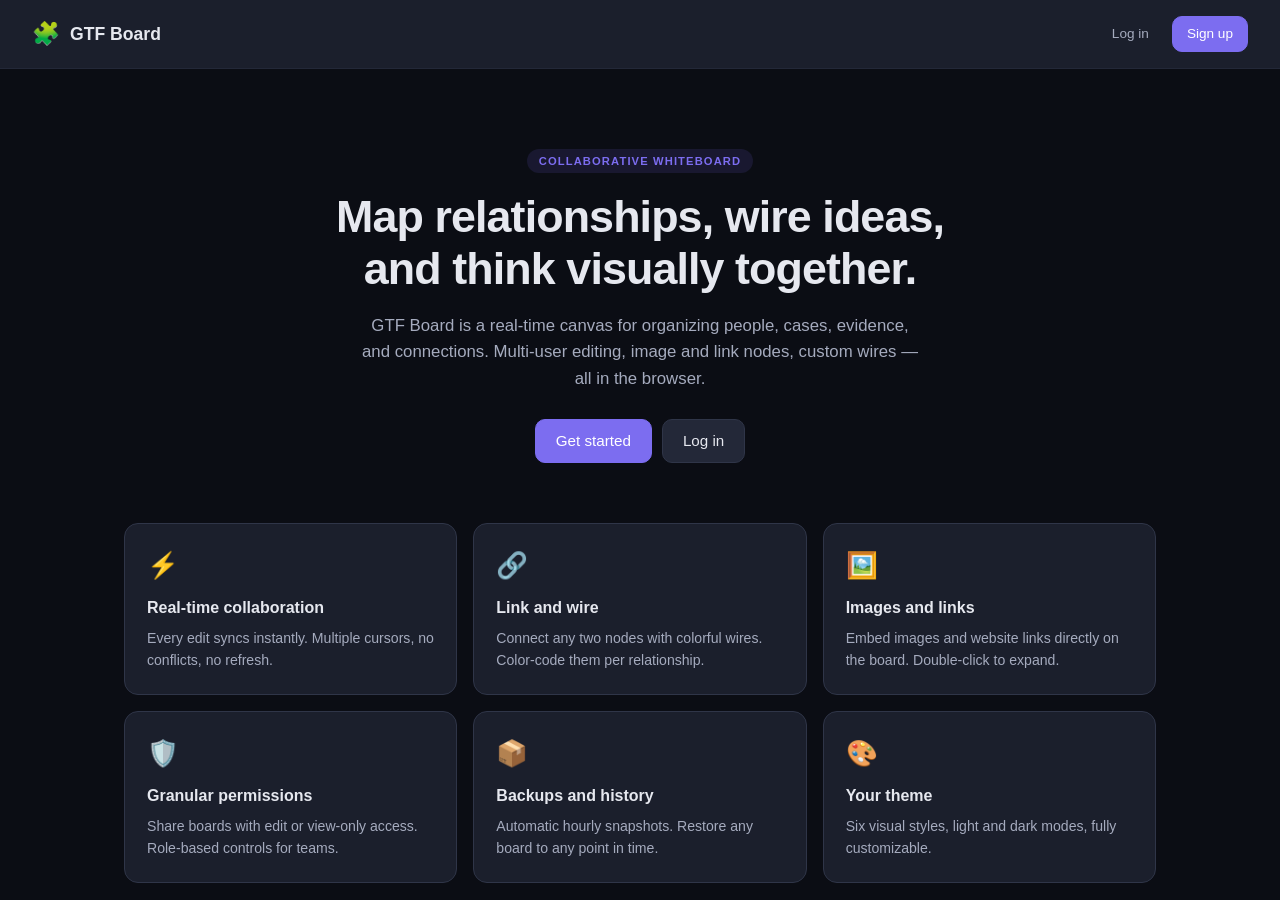
<file: index.html>
<!doctype html><html lang="en"><head><meta charset="utf-8"/><link rel="icon" href="/favicon.ico"/><meta name="viewport" content="width=device-width,initial-scale=1"/><meta name="theme-color" content="#000000"/><meta name="description" content="Web site created using create-react-app"/><link rel="apple-touch-icon" href="/logo192.png"/><link rel="manifest" href="/manifest.json"/><title>React App</title><script defer="defer" src="/static/js/main.963c43c3.js"></script><link href="/static/css/main.e3ebea81.css" rel="stylesheet"></head><body><noscript>You need to enable JavaScript to run this app.</noscript><div id="root"></div></body></html>
</file>
<file: static/css/main.e3ebea81.css>
*,:after,:before{box-sizing:border-box;margin:0;padding:0}#root,body,html{height:100%}:root{--t-fast:0.12s;--t-base:0.18s;--t-slow:0.28s;--ease:cubic-bezier(0.2,0.9,0.3,1)}body{-webkit-font-smoothing:antialiased;-moz-osx-font-smoothing:grayscale;background:var(--bg-base);color:var(--text-primary);font-family:var(--font-sans);font-size:14px;line-height:1.5;transition:background-color .18s ease,color .18s ease;transition:background-color var(--t-base) ease,color var(--t-base) ease}code,kbd,pre,samp{font-family:var(--font-mono);font-size:.9em}button,input,select,textarea{color:inherit;font-family:inherit;font-size:inherit}::selection{background:var(--accent-muted);color:var(--text-primary)}:focus{outline:none}:focus-visible{border-radius:var(--radius-sm);box-shadow:0 0 0 3px var(--accent-muted);outline:none}[role=button]:focus-visible,a:focus-visible,button:focus-visible,input:focus-visible,select:focus-visible,textarea:focus-visible{box-shadow:0 0 0 3px var(--accent-muted);outline:none}::-webkit-scrollbar{height:8px;width:8px}::-webkit-scrollbar-track{background:#0000}::-webkit-scrollbar-thumb{background:var(--border-default);border-radius:var(--radius-full)}::-webkit-scrollbar-thumb:hover{background:var(--border-strong)}*{scrollbar-color:var(--border-default) #0000;scrollbar-width:thin}.text-ellipsis{overflow:hidden;text-overflow:ellipsis;white-space:nowrap}.flex-center{align-items:center;display:flex;justify-content:center}input[type=color]{-webkit-appearance:none;appearance:none}input[type=color]::-webkit-color-swatch-wrapper{padding:0}input[type=color]::-webkit-color-swatch{border:none}*{-webkit-tap-highlight-color:transparent}@media (prefers-reduced-motion:reduce){*,:after,:before{animation-duration:.01ms!important;animation-iteration-count:1!important;scroll-behavior:auto!important;transition-duration:.01ms!important}}@media (pointer:coarse){a,button,input[type=checkbox],input[type=radio]{min-height:32px}input,select,textarea{font-size:16px}}.ui-toast-viewport{display:flex;flex-direction:column;gap:10px;max-width:100vw;pointer-events:none;position:fixed;z-index:2000}.ui-toast-bottom-right{align-items:flex-end;bottom:20px;right:20px}.ui-toast-bottom-left{align-items:flex-start;bottom:20px;left:20px}.ui-toast-top-right{align-items:flex-end;right:20px;top:20px}.ui-toast-top-left{align-items:flex-start;left:20px;top:20px}.ui-toast-top-center{top:20px}.ui-toast-bottom-center,.ui-toast-top-center{align-items:center;left:50%;transform:translateX(-50%)}.ui-toast-bottom-center{bottom:20px}.ui-toast{align-items:flex-start;animation:ui-toast-in .22s ease;background:var(--bg-panel);border:1px solid var(--border-default);border-left:4px solid var(--info);border-radius:var(--radius-md);box-shadow:var(--shadow-lg);color:var(--text-primary);display:flex;font-size:.85rem;gap:10px;max-width:400px;min-width:260px;padding:12px 14px;pointer-events:auto}@keyframes ui-toast-in{0%{opacity:0;transform:translateY(8px) scale(.98)}to{opacity:1;transform:translateY(0) scale(1)}}.ui-toast-success{border-left-color:var(--success)}.ui-toast-error{border-left-color:var(--danger)}.ui-toast-warning{border-left-color:var(--warning)}.ui-toast-info{border-left-color:var(--info)}.ui-toast-icon{align-items:center;border-radius:50%;display:flex;flex-shrink:0;font-size:.75rem;font-weight:700;height:20px;justify-content:center;margin-top:1px;width:20px}.ui-toast-success .ui-toast-icon{background:var(--success-bg);color:var(--success)}.ui-toast-error .ui-toast-icon{background:var(--danger-bg);color:var(--danger)}.ui-toast-warning .ui-toast-icon{background:var(--warning-bg);color:var(--warning)}.ui-toast-info .ui-toast-icon{background:var(--info-bg);color:var(--info)}.ui-toast-body{display:flex;flex:1 1;flex-direction:column;gap:3px;min-width:0}.ui-toast-title{font-size:.85rem;font-weight:600}.ui-toast-message{color:var(--text-secondary);line-height:1.4;word-break:break-word}.ui-toast-action{align-self:flex-start;background:#0000;border:1px solid var(--accent);border-radius:var(--radius-sm);color:var(--accent);cursor:pointer;font-family:inherit;font-size:.75rem;font-weight:600;margin-top:6px;padding:4px 10px}.ui-toast-action:hover{background:var(--accent-muted)}.ui-toast-close{background:#0000;border:none;border-radius:var(--radius-sm);color:var(--text-muted);cursor:pointer;flex-shrink:0;font-size:.85rem;line-height:1;padding:2px 6px}.ui-toast-close:hover{background:var(--bg-hover);color:var(--text-primary)}@media (max-width:600px){.ui-toast-viewport{align-items:stretch;bottom:12px;left:12px;right:12px;top:auto;transform:none}.ui-toast-top-center,.ui-toast-top-left,.ui-toast-top-right{align-items:stretch;bottom:auto;left:12px;right:12px;top:12px}.ui-toast{max-width:100%;min-width:0}}.App{color:var(--text-primary);overflow:hidden;width:100%}.App,.loading-container{background:var(--bg-base);height:100vh;height:100dvh}.loading-container{align-items:center;color:var(--text-secondary);display:flex;justify-content:center}.loading-content{text-align:center}.loading-icon{animation:pulse-soft 1.6s ease-in-out infinite;font-size:2.5rem;margin-bottom:16px}.loading-text{color:var(--text-secondary);font-size:.95rem;letter-spacing:.02em}@keyframes pulse-soft{0%,to{opacity:1}50%{opacity:.55}}.App{animation:appFadeIn var(--t-base) ease}@keyframes appFadeIn{0%{opacity:0}to{opacity:1}}
/*# sourceMappingURL=main.e3ebea81.css.map*/
</file>
